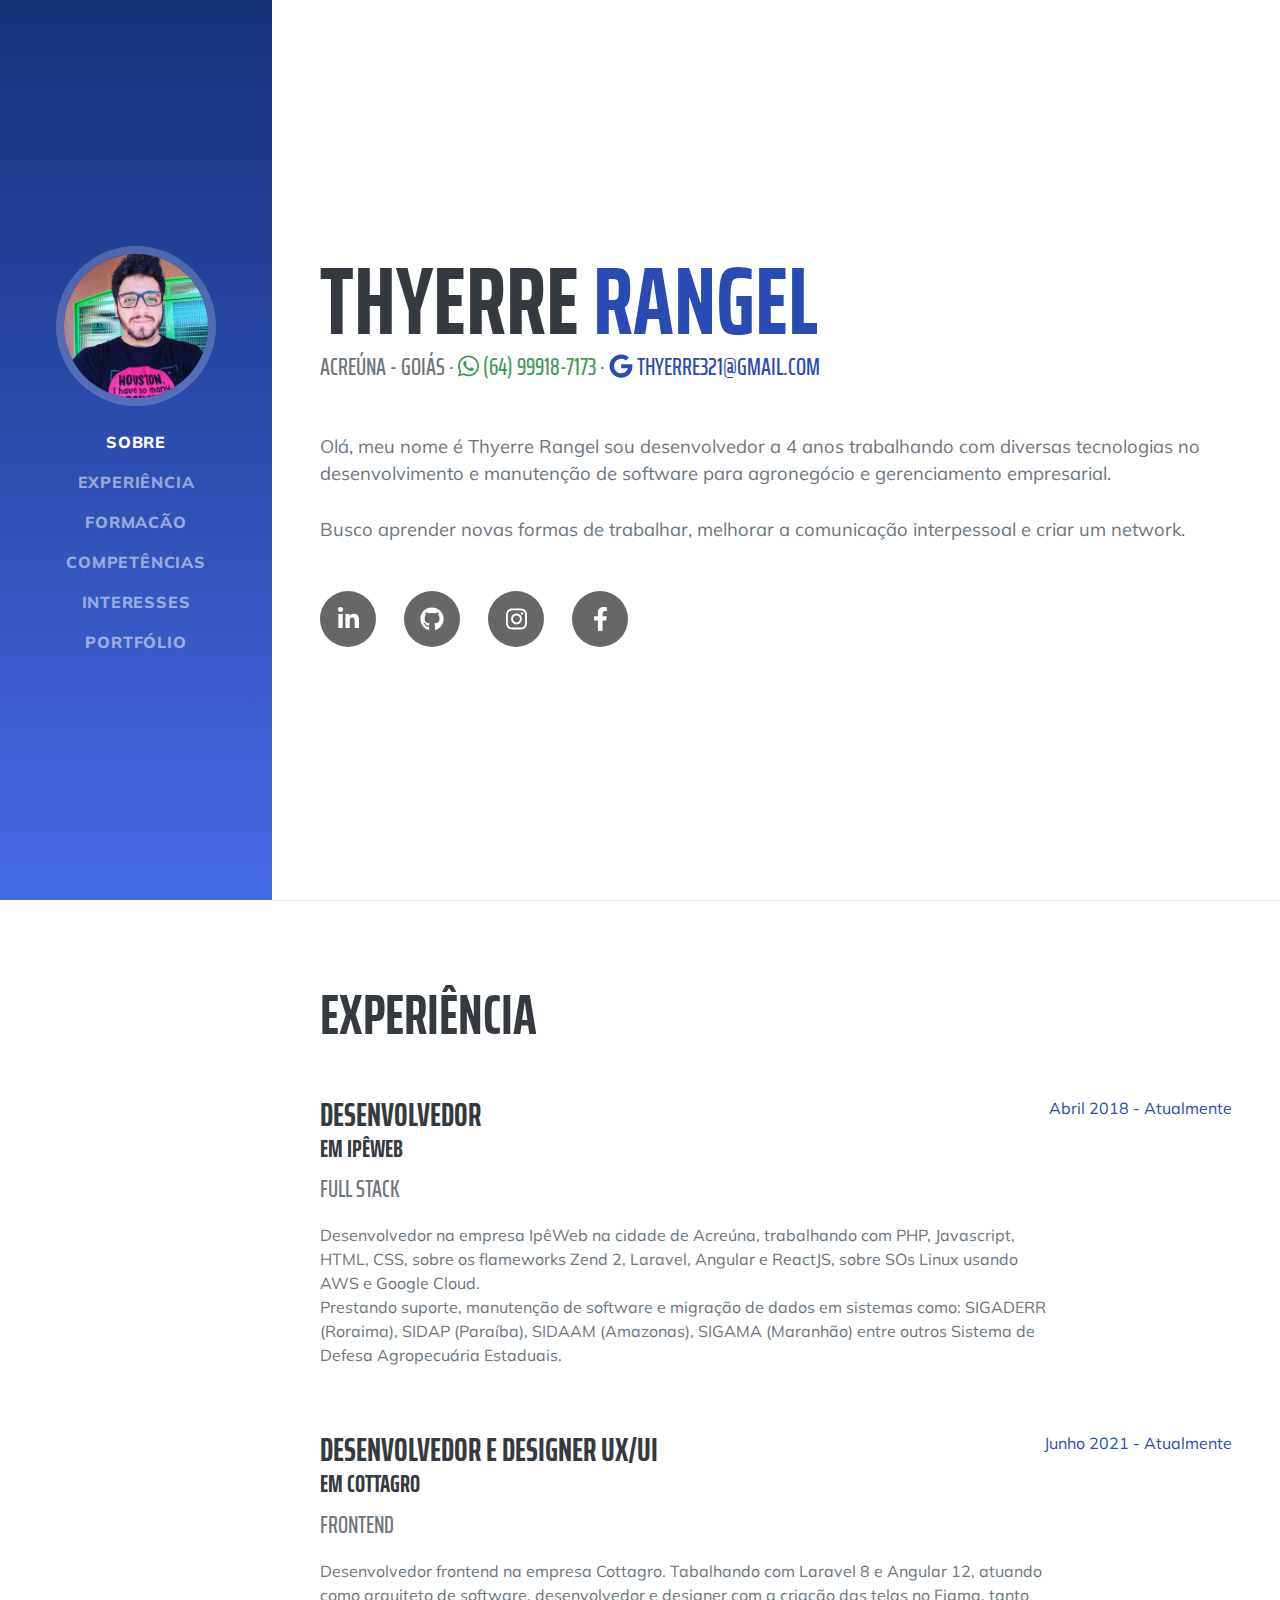
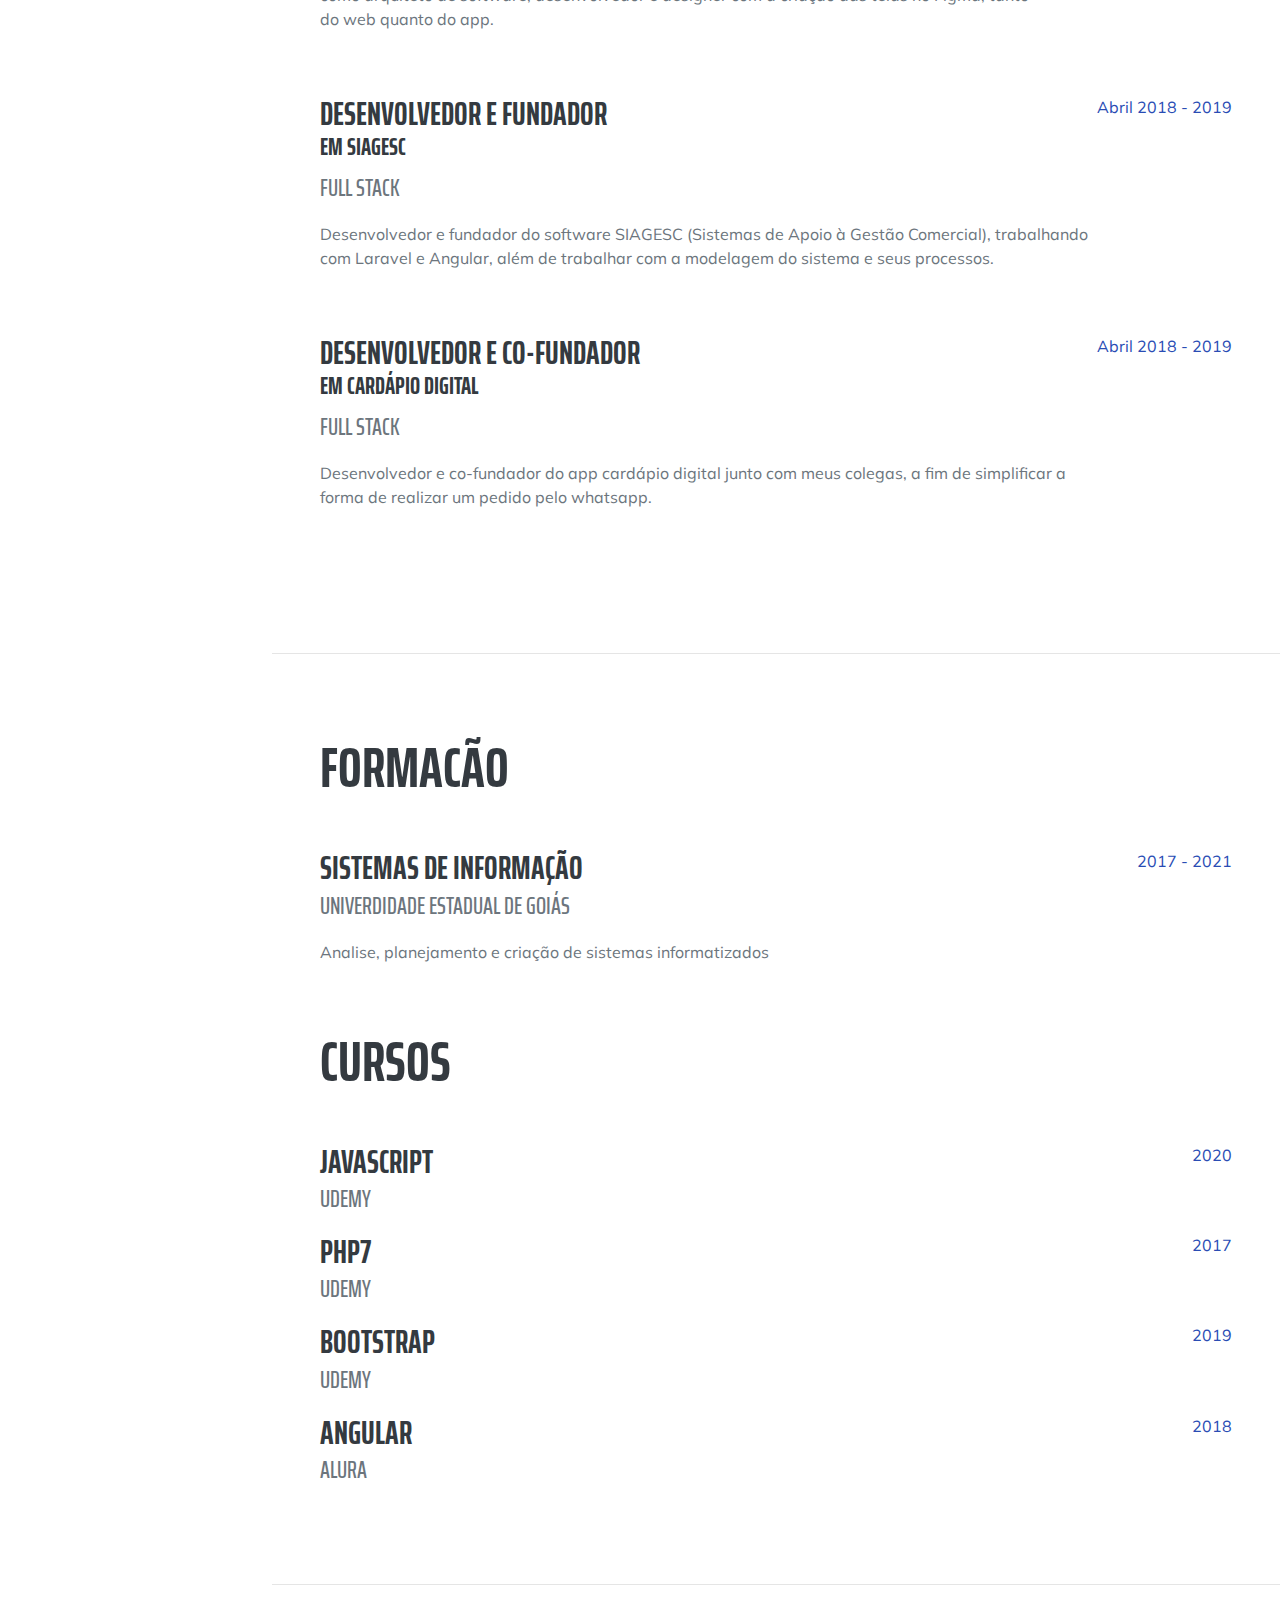
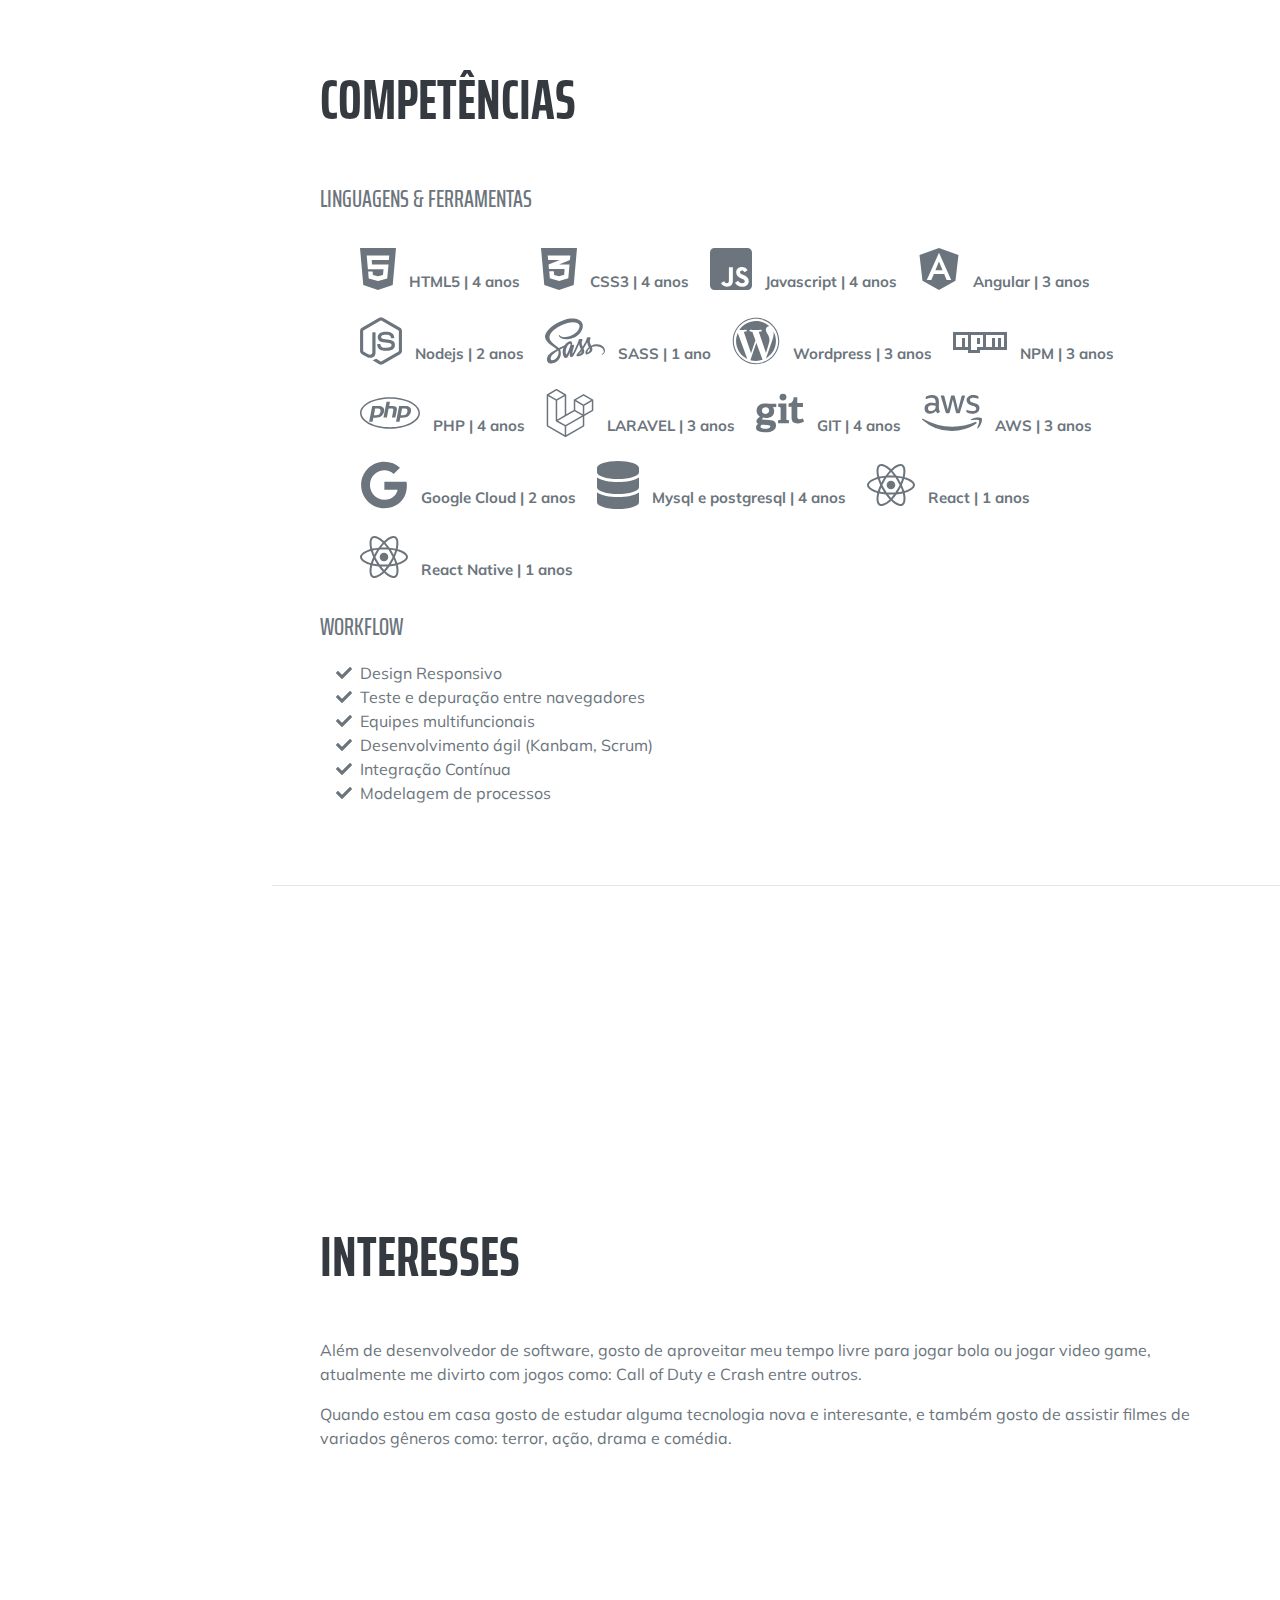
<file: index.html>
<!DOCTYPE html>
<html lang="en">

<head>
    <meta charset="utf-8" />
    <meta name="viewport" content="width=device-width, initial-scale=1, shrink-to-fit=no" />
    <meta name="description" content="" />
    <meta name="author" content="" />
    <title>Thyerre Rangel - portfólio</title>
    <link rel="icon" type="image/x-icon" href="assets/img/icon.png" />
    <!-- Font Awesome icons (free version)-->
    <script src="js/all.js"></script>
    <!-- Google fonts-->
    <link href="https://fonts.googleapis.com/css?family=Saira+Extra+Condensed:500,700" rel="stylesheet" type="text/css" />
    <link href="https://fonts.googleapis.com/css?family=Muli:400,400i,800,800i" rel="stylesheet" type="text/css" />
    <!-- Core theme CSS (includes Bootstrap)-->
    <link href="css/styles.css" rel="stylesheet" />
</head>

<body id="page-top">
    <!-- Navigation-->
    <nav class="navbar navbar-expand-lg navbar-dark bg-primary fixed-top" id="sideNav">
        <a class="navbar-brand js-scroll-trigger" href="#page-top">
            <span class="d-block d-lg-none">Thyerre Rangel</span>
            <span class="d-none d-lg-block"><img class="img-fluid img-profile rounded-circle mx-auto mb-2" src="assets/img/profile.jpeg" alt="" /></span>
        </a>
        <button class="navbar-toggler" type="button" data-toggle="collapse" data-target="#navbarSupportedContent" aria-controls="navbarSupportedContent" aria-expanded="false" aria-label="Toggle navigation"><span class="navbar-toggler-icon"></span></button>
        <div class="collapse navbar-collapse" id="navbarSupportedContent">
            <ul class="navbar-nav">
                <li class="nav-item"><a class="nav-link js-scroll-trigger" href="#about">Sobre</a></li>
                <li class="nav-item"><a class="nav-link js-scroll-trigger" href="#experience">Experiência</a></li>
                <li class="nav-item"><a class="nav-link js-scroll-trigger" href="#education">Formacão</a></li>
                <li class="nav-item"><a class="nav-link js-scroll-trigger" href="#skills">Competências</a></li>
                <li class="nav-item"><a class="nav-link js-scroll-trigger" href="#interests">Interesses</a></li>
                <li class="nav-item"><a class="nav-link js-scroll-trigger" href="portfolio.html">Portfólio</a></li>
            </ul>
        </div>
    </nav>
    <!-- Page Content-->
    <div class="container-fluid p-0">
        <!-- About-->
        <section class="resume-section" id="about">
            <div class="resume-section-content">
                <h1 class="mb-0">
                    Thyerre
                    <span class="text-primary">Rangel</span>
                </h1>
                <div class="subheading mb-5">
                    Acreúna - Goiás ·
                    <a class="icon-whatsapp" target="_blank" href="https://api.whatsapp.com/send?phone=5564999187173&text=">
                        <i class="fab fa-whatsapp"></i> (64) 99918-7173 ·
                    </a>
                    <a href="mailto:thyerre321@gmail.com?&subject=&cc=&bcc=&body=%0" target="_blank"> <i class="fab fa-google"></i> thyerre321@gmail.com</a>
                </div>
                <p class="lead mb-5">Olá, meu nome é Thyerre Rangel sou desenvolvedor a 4 anos trabalhando com diversas tecnologias no desenvolvimento e manutenção de software para agronegócio e gerenciamento empresarial.<br/><br/>
                    Busco aprender novas formas de trabalhar, melhorar a comunicação interpessoal e criar um network.</p>
                <div class="social-icons">
                    <a class="social-icon" target="_blank" href="https://www.linkedin.com/in/thyerre-rangel-m-da-silva-3118a412b/"><i class="fab fa-linkedin-in"></i></a>
                    <a class="social-icon" target="_blank" href="https://github.com/thyerre"><i class="fab fa-github"></i></a>
                    <a class="social-icon" target="_blank" href="https://www.instagram.com/thyerre.rangel/"><i class="fab fa-instagram"></i></a>
                    <a class="social-icon" target="_blank" href="https://www.facebook.com/thyerre.rangel.5/"><i class="fab fa-facebook-f"></i></a>
                </div>
            </div>
        </section>
        <hr class="m-0" />
        <!-- Experience-->
        <section class="resume-section" id="experience">
            <div class="resume-section-content">
                <h2 class="mb-5">Experiência</h2>
                <div class="d-flex flex-column flex-md-row justify-content-between mb-5">
                    <div class="flex-grow-1">
                        <h3 class="mb-0">Desenvolvedor</h3>
                        <h4>em IPÊWEB</h4>
                        <div class="subheading mb-3">Full Stack</div>
                        <p>
                            Desenvolvedor na empresa IpêWeb na cidade de Acreúna, trabalhando com PHP, Javascript, HTML, CSS, sobre os flameworks Zend 2, Laravel, Angular e ReactJS, sobre SOs Linux usando AWS e Google Cloud.</br>
                            Prestando suporte, manutenção de software e migração de dados em sistemas como: SIGADERR (Roraima), SIDAP (Paraíba), SIDAAM (Amazonas), SIGAMA (Maranhão) entre outros Sistema de Defesa Agropecuária Estaduais.
                        </p>
                    </div>
                    <div class="flex-shrink-0"><span class="text-primary">Abril 2018 - Atualmente</span></div>
                </div>
                <div class="d-flex flex-column flex-md-row justify-content-between mb-5">
                    <div class="flex-grow-1">
                        <h3 class="mb-0">Desenvolvedor e Designer UX/UI</h3>
                        <h4>em COTTAGRO</h4>
                        <div class="subheading mb-3">Frontend</div>
                        <p>Desenvolvedor frontend na empresa Cottagro. Tabalhando com Laravel 8 e Angular 12, atuando como arquiteto de software, desenvolvedor e designer com a criação das telas no Figma, tanto do web quanto do app.</p>
                    </div>
                    <div class="flex-shrink-0"><span class="text-primary">Junho 2021 - Atualmente</span></div>
                </div>
                <div class="d-flex flex-column flex-md-row justify-content-between mb-5">
                    <div class="flex-grow-1">
                        <h3 class="mb-0">Desenvolvedor e Fundador </h3>
                        <h4>em SIAGESC</h4>
                        <div class="subheading mb-3">Full Stack</div>
                        <p>Desenvolvedor e fundador do software SIAGESC (Sistemas de Apoio à Gestão Comercial), trabalhando com Laravel e Angular, além de trabalhar com a modelagem do sistema e seus processos.</p>
                    </div>
                    <div class="flex-shrink-0"><span class="text-primary">Abril 2018 - 2019</span></div>
                </div>
                <div class="d-flex flex-column flex-md-row justify-content-between mb-5">
                    <div class="flex-grow-1">
                        <h3 class="mb-0">Desenvolvedor e Co-Fundador </h3>
                        <h4>em Cardápio Digital</h4>
                        <div class="subheading mb-3">Full Stack</div>
                        <p>Desenvolvedor e co-fundador do app cardápio digital junto com meus colegas, a fim de simplificar a forma de realizar um pedido pelo whatsapp.</p>
                    </div>
                    <div class="flex-shrink-0"><span class="text-primary">Abril 2018 - 2019</span></div>
                </div>
            </div>
        </section>
        <hr class="m-0" />
        <!-- Education-->
        <section class="resume-section" id="education">
            <div class="resume-section-content">
                <h2 class="mb-5">Formacão</h2>
                <div class="d-flex flex-column flex-md-row justify-content-between mb-5">
                    <div class="flex-grow-1">
                        <h3 class="mb-0">Sistemas de Informação</h3>
                        <div class="subheading mb-3">Univerdidade Estadual de Goiás</div>
                        <p>Analise, planejamento e criação de sistemas informatizados</p>
                    </div>
                    <div class="flex-shrink-0"><span class="text-primary">2017 - 2021</span></div>
                </div>
                <h2 class="mb-5">Cursos</h2>
                <div class="d-flex flex-column flex-md-row justify-content-between">
                    <div class="flex-grow-1">
                        <h3 class="mb-0">Javascript</h3>
                        <div class="subheading mb-3">Udemy</div>
                    </div>
                    <div class="flex-shrink-0"><span class="text-primary">2020</span></div>
                </div>
                <div class="d-flex flex-column flex-md-row justify-content-between">
                    <div class="flex-grow-1">
                        <h3 class="mb-0">PHP7</h3>
                        <div class="subheading mb-3">Udemy</div>
                    </div>
                    <div class="flex-shrink-0"><span class="text-primary">2017</span></div>
                </div>
                <div class="d-flex flex-column flex-md-row justify-content-between">
                    <div class="flex-grow-1">
                        <h3 class="mb-0">Bootstrap</h3>
                        <div class="subheading mb-3">Udemy</div>
                    </div>
                    <div class="flex-shrink-0"><span class="text-primary">2019</span></div>
                </div>
                <div class="d-flex flex-column flex-md-row justify-content-between">
                    <div class="flex-grow-1">
                        <h3 class="mb-0">Angular</h3>
                        <div class="subheading mb-3">Alura</div>
                    </div>
                    <div class="flex-shrink-0"><span class="text-primary">2018</span></div>
                </div>
            </div>
        </section>
        <hr class="m-0" />
        <!-- Skills-->
        <section class="resume-section" id="skills">
            <div class="resume-section-content">
                <h2 class="mb-5">Competências</h2>
                <div class="subheading mb-3">Linguagens & Ferramentas</div>
                <ul class="list dev-icons">
                    <li class="list-inline-item"><i class="fab fa-html5"></i>
                        <b class="tempo-experiencia">HTML5 | 4 anos</b>
                    </li>
                    <li class="list-inline-item"><i class="fab fa-css3-alt"></i>
                        <b class="tempo-experiencia">CSS3 | 4 anos</b>
                    </li>
                    <li class="list-inline-item"><i class="fab fa-js-square"></i>
                        <b class="tempo-experiencia">Javascript | 4 anos</b>
                    </li>
                    <li class="list-inline-item"><i class="fab fa-angular"></i>
                        <b class="tempo-experiencia">Angular | 3 anos</b>
                    </li>
                    <li class="list-inline-item"><i class="fab fa-node-js"></i>
                        <b class="tempo-experiencia">Nodejs | 2 anos</b>
                    </li>
                    <li class="list-inline-item"><i class="fab fa-sass"></i>
                        <b class="tempo-experiencia">SASS | 1 ano</b>
                    </li>
                    <li class="list-inline-item"><i class="fab fa-wordpress"></i>
                        <b class="tempo-experiencia">Wordpress | 3 anos</b>
                    </li>
                    <li class="list-inline-item"><i class="fab fa-npm"></i>
                        <b class="tempo-experiencia">NPM | 3 anos</b>
                    </li>
                    <li class="list-inline-item"><i class="fab fa-php"></i>
                        <b class="tempo-experiencia">PHP | 4 anos</b>
                    </li>
                    <li class="list-inline-item"><i class="fab fa-laravel"></i>
                        <b class="tempo-experiencia">LARAVEL | 3 anos</b>
                    </li>
                    <li class="list-inline-item"><i class="fab fa-git"></i>
                        <b class="tempo-experiencia">GIT | 4 anos</b>
                    </li>
                    <li class="list-inline-item"><i class="fab fa-aws"></i>
                        <b class="tempo-experiencia">AWS | 3 anos</b>
                    </li>
                    <li class="list-inline-item"><i class="fab fa-google"></i>
                        <b class="tempo-experiencia">Google Cloud | 2 anos</b>
                    </li>
                    <li class="list-inline-item"><i class="fas fa-database"></i>
                        <b class="tempo-experiencia">Mysql e postgresql | 4 anos</b>
                    </li>
                    <li class="list-inline-item"><i class="fab fa-react"></i>
                        <b class="tempo-experiencia">React | 1 anos</b>
                    </li>
                    <li class="list-inline-item"><i class="fab fa-react"></i>
                        <b class="tempo-experiencia">React Native | 1 anos</b>
                    </li>
                </ul>
                <div class="subheading mb-3">Workflow</div>
                <ul class="fa-ul mb-0">
                    <li>
                        <span class="fa-li"><i class="fas fa-check"></i></span> Design Responsivo
                    </li>
                    <li>
                        <span class="fa-li"><i class="fas fa-check"></i></span> Teste e depuração entre navegadores
                    </li>
                    <li>
                        <span class="fa-li"><i class="fas fa-check"></i></span> Equipes multifuncionais
                    </li>
                    <li>
                        <span class="fa-li"><i class="fas fa-check"></i></span> Desenvolvimento ágil (Kanbam, Scrum)
                    </li>
                    <li>
                        <span class="fa-li"><i class="fas fa-check"></i></span> Integração Contínua
                    </li>
                    <li>
                        <span class="fa-li"><i class="fas fa-check"></i></span> Modelagem de processos
                    </li>
                </ul>
            </div>
        </section>
        <hr class="m-0" />
        <!-- Interests-->
        <section class="resume-section" id="interests">
            <div class="resume-section-content">
                <h2 class="mb-5">Interesses</h2>
                <p>Além de desenvolvedor de software, gosto de aproveitar meu tempo livre para jogar bola ou jogar video game, atualmente me divirto com jogos como: Call of Duty e Crash entre outros.</p>
                <p class="mb-0">Quando estou em casa gosto de estudar alguma tecnologia nova e interesante, e também gosto de assistir filmes de variados gêneros como: terror, ação, drama e comédia.</p>
            </div>
        </section>
    </div>
    <!-- Bootstrap core JS-->
    <script src="js/jquery.min.js"></script>
    <script src="js/bootstrap.bundle.min.js"></script>
    <!-- Third party plugin JS-->
    <script src="js/jquery.easing.min.js"></script>
    <!-- Core theme JS-->
    <script src="js/scripts.js"></script>
</body>

</html>
</file>
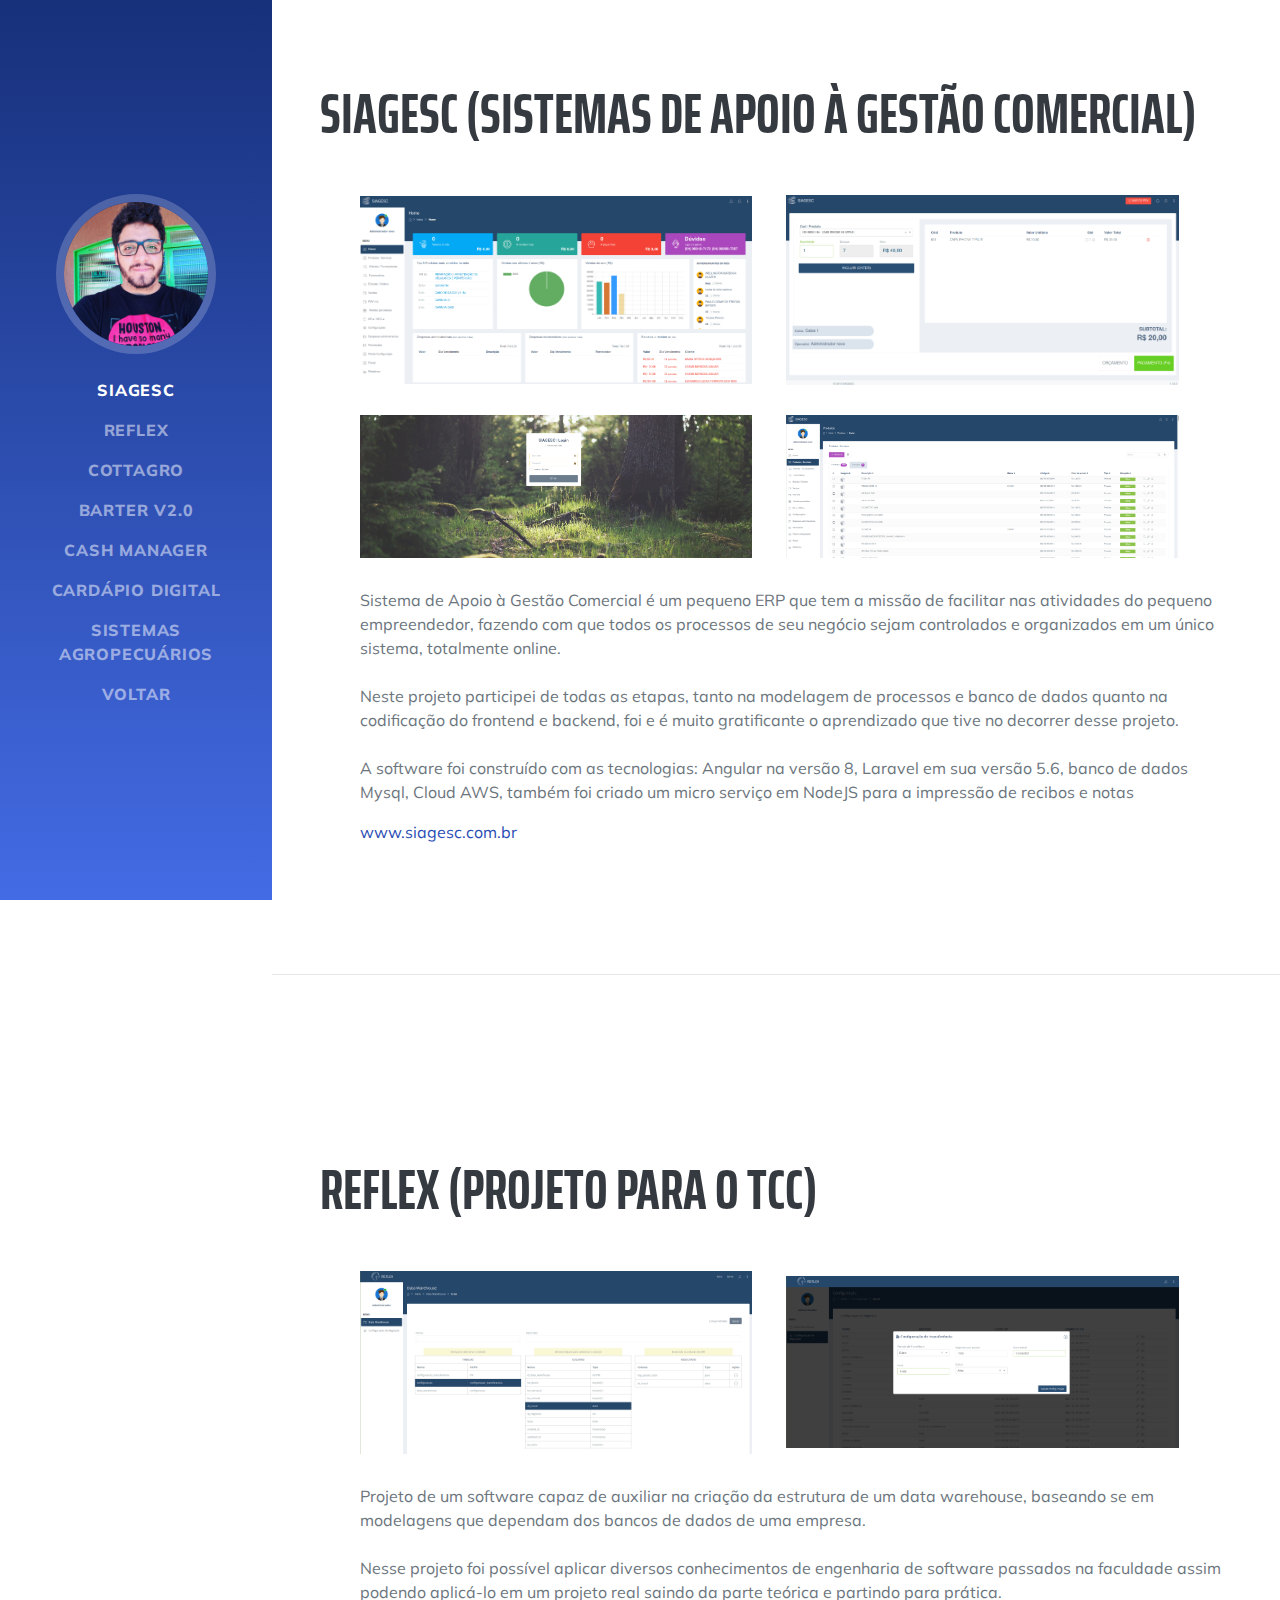
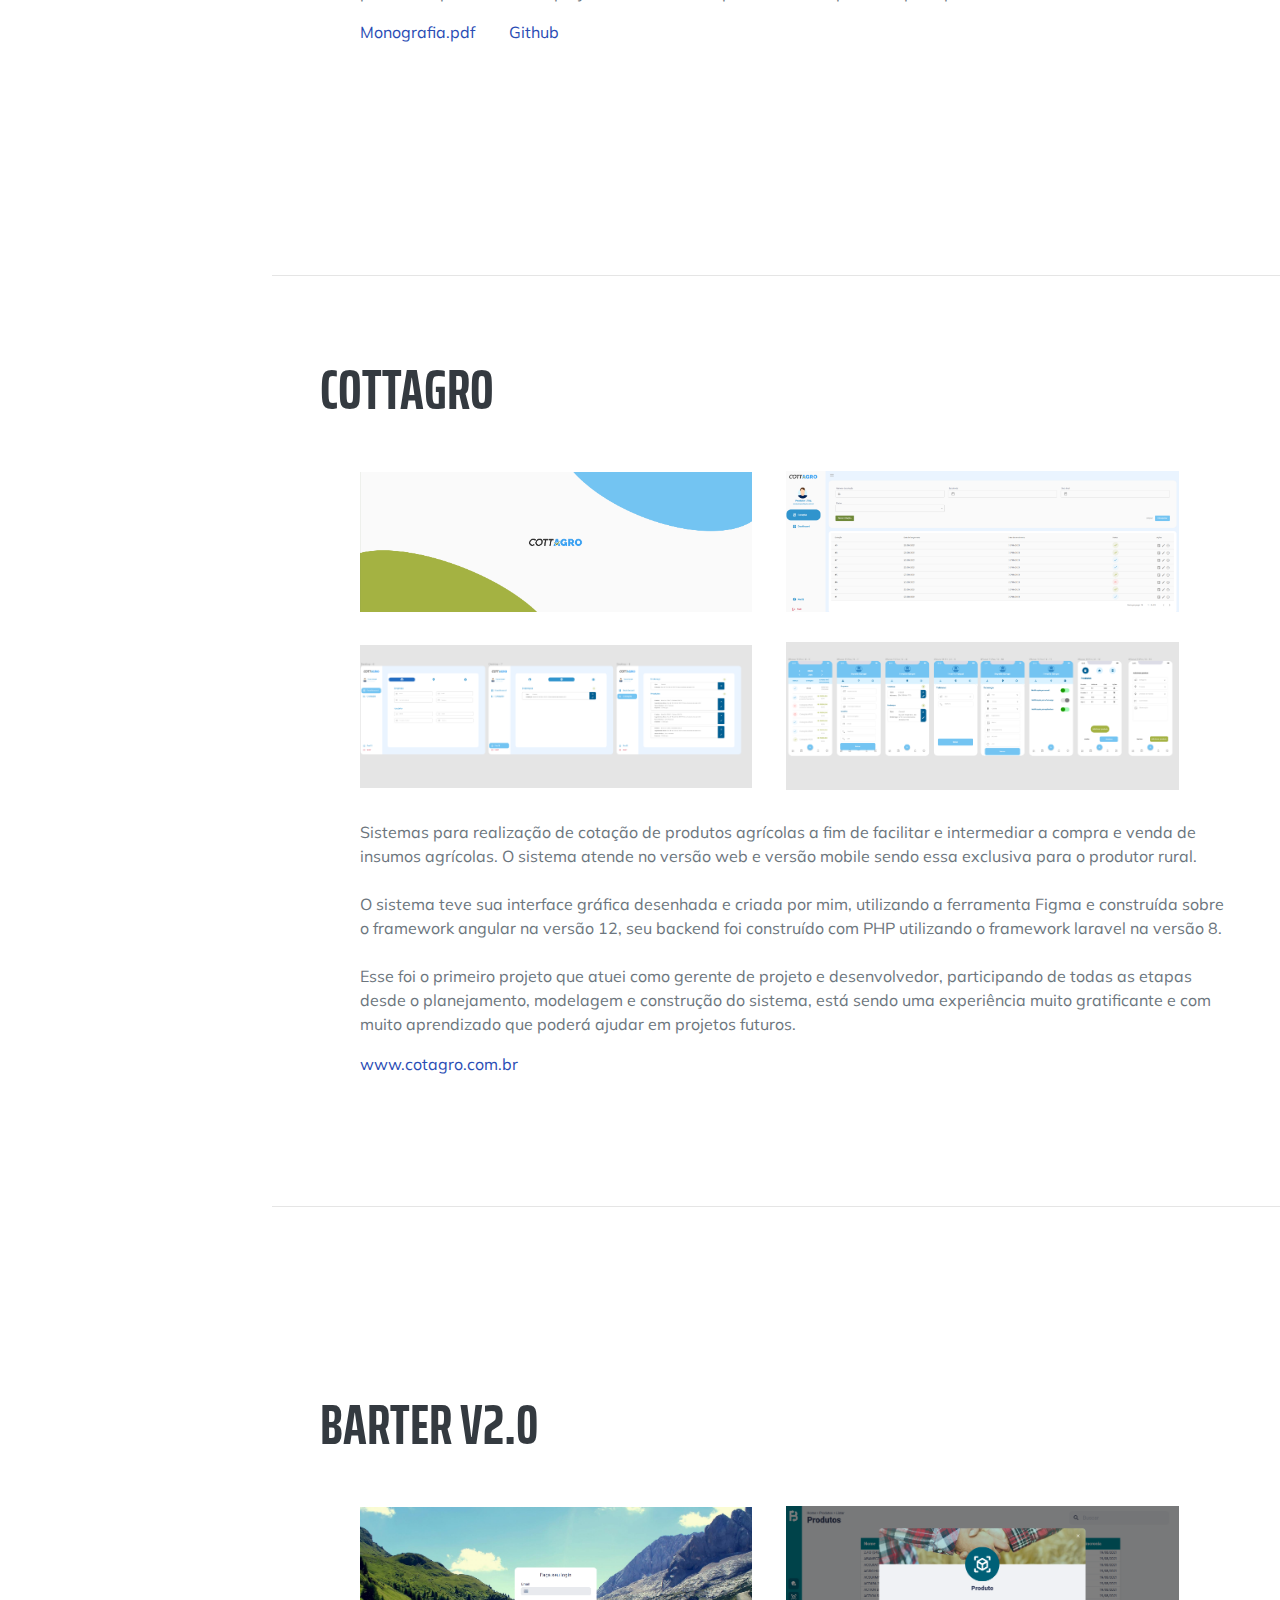
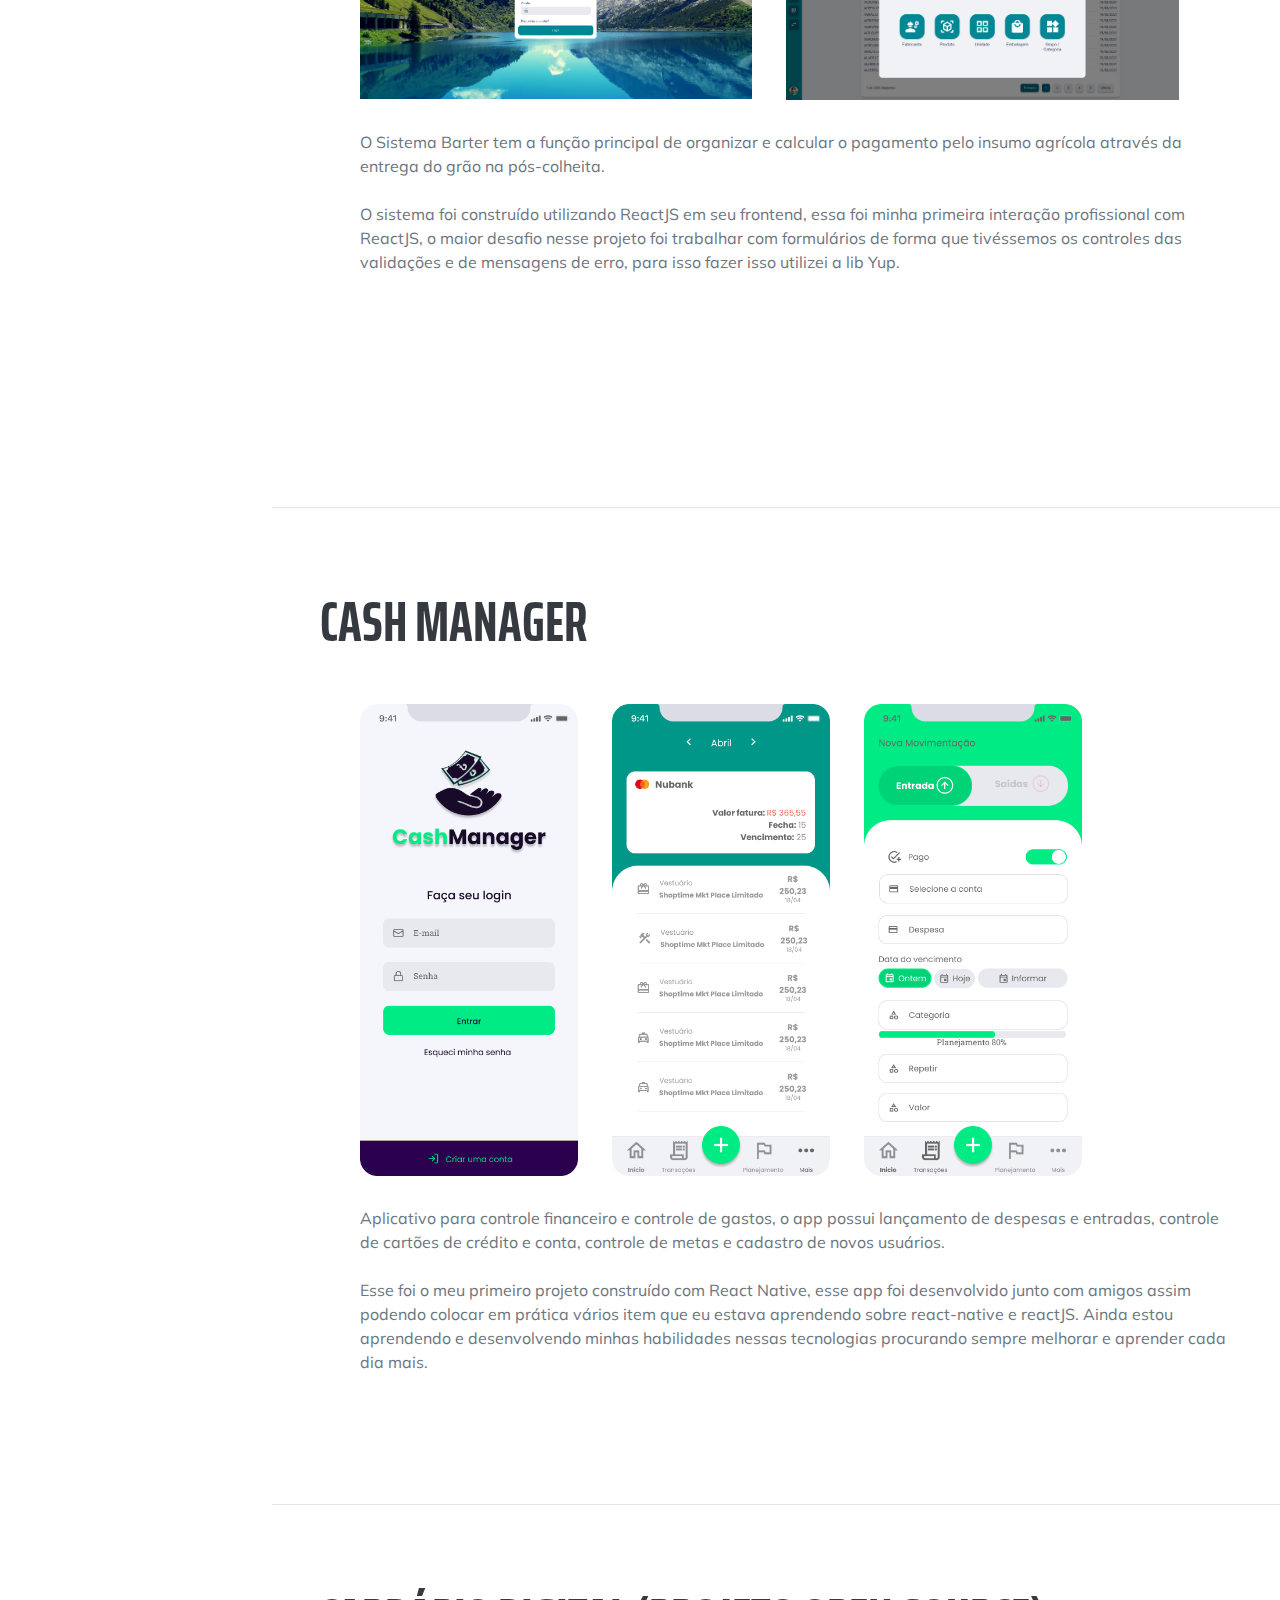
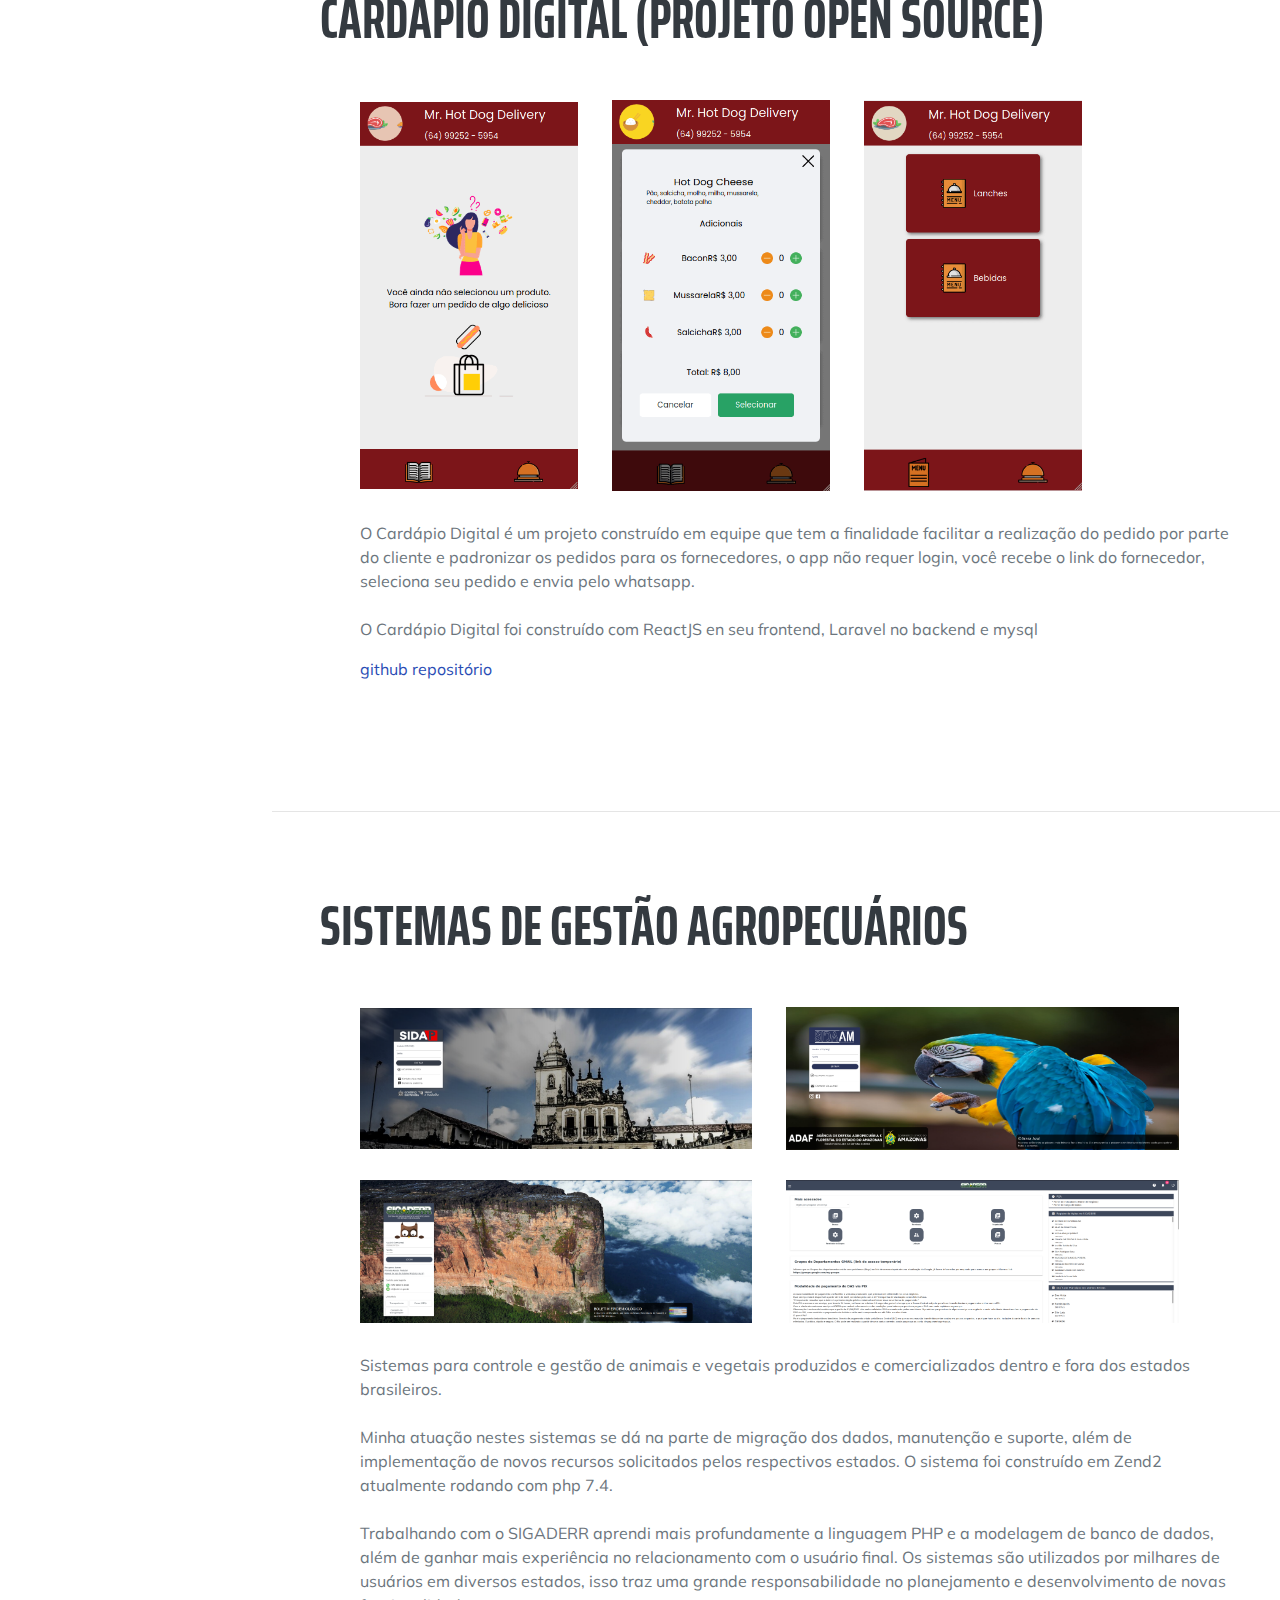
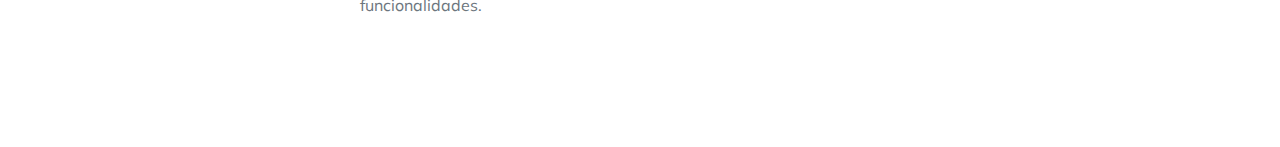
<file: portfolio.html>
<!DOCTYPE html>
<html lang="en">

<head>
    <meta charset="utf-8" />
    <meta name="viewport" content="width=device-width, initial-scale=1, shrink-to-fit=no" />
    <meta name="description" content="" />
    <meta name="author" content="" />
    <title>Thyerre Rangel</title>
    <link rel="icon" type="image/x-icon" href="assets/img/icon.png" />
    <!-- Font Awesome icons (free version)-->
    <script src="js/all.js"></script>
    <!-- Google fonts-->
    <link href="https://fonts.googleapis.com/css?family=Saira+Extra+Condensed:500,700" rel="stylesheet" type="text/css" />
    <link href="https://fonts.googleapis.com/css?family=Muli:400,400i,800,800i" rel="stylesheet" type="text/css" />
    <!-- Core theme CSS (includes Bootstrap)-->
    <link href="css/styles.css" rel="stylesheet" />
</head>

<body id="page-top">
    <!-- Navigation-->
    <nav class="navbar navbar-expand-lg navbar-dark bg-primary-protfolio fixed-top" id="sideNav">
        <a class="navbar-brand js-scroll-trigger" href="index.html">
            <span class="d-block d-lg-none">Thyerre Rangel</span>
            <span class="d-none d-lg-block"><img class="img-fluid img-profile rounded-circle mx-auto mb-2" src="assets/img/profile.jpeg" alt="" /></span>
        </a>
        <button class="navbar-toggler" type="button" data-toggle="collapse" data-target="#navbarSupportedContent" aria-controls="navbarSupportedContent" aria-expanded="false" aria-label="Toggle navigation"><span class="navbar-toggler-icon"></span></button>
        <div class="collapse navbar-collapse" id="navbarSupportedContent">
            <ul class="navbar-nav">
                <li class="nav-item"><a class="nav-link js-scroll-trigger" href="#siagesc">SIAGESC</a></li>
                <li class="nav-item"><a class="nav-link js-scroll-trigger" href="#reflex">REFLEX</a></li>
                <li class="nav-item"><a class="nav-link js-scroll-trigger" href="#cottagro">COTTAGRO</a></li>
                <li class="nav-item"><a class="nav-link js-scroll-trigger" href="#barter">BARTER v2.0</a></li>
                <li class="nav-item"><a class="nav-link js-scroll-trigger" href="#cashmanager">Cash Manager</a></li>
                <li class="nav-item"><a class="nav-link js-scroll-trigger" href="#cardapio">Cardápio Digital</a></li>
                <li class="nav-item"><a class="nav-link js-scroll-trigger" href="#agropecuaria">Sistemas Agropecuários</a></li>
                <li class="nav-item"><a class="nav-link js-scroll-trigger" href="index.html">Voltar</a></li>
            </ul>
        </div>
    </nav>
    <!-- Page Content-->
    <div class="container-fluid p-0">
        <section class="resume-section" id="siagesc">
            <div class="resume-section-content">
                <h2 class="mb-5">SIAGESC (Sistemas de Apoio à Gestão Comercial)</h2>
                <ul class="fa-ul mb-0">
                    <li class="li-port">
                        <a href="assets/img/siagesc_1.png" target="_blank">
                            <img src="assets/img/siagesc_1.png" alt="Dashboard SIAGESC" class="img-port">
                        </a>
                        <a href="assets/img/siagesc_2.png" target="_blank">
                            <img src="assets/img/siagesc_2.png" alt="Ponto de venda" class="img-port">
                        </a>
                        <a href="assets/img/siagesc_3.png" target="_blank">
                            <img src="assets/img/siagesc_3.png" alt="Tela de Login" class="img-port">
                        </a>
                        <a href="assets/img/siagesc_4.png" target="_blank">
                            <img src="assets/img/siagesc_4.png" alt="Listagem de produtos" class="img-port">
                        </a>

                        <p>Sistema de Apoio à Gestão Comercial é um pequeno ERP que tem a missão de facilitar nas atividades do pequeno empreendedor, fazendo com que todos os processos de seu negócio sejam controlados e organizados em um único sistema, totalmente
                            online.<br /><br /> Neste projeto participei de todas as etapas, tanto na modelagem de processos e banco de dados quanto na codificação do frontend e backend, foi e é muito gratificante o aprendizado que tive no decorrer desse projeto.
                            <br /><br /> A software foi construído com as tecnologias: Angular na versão 8, Laravel em sua versão 5.6, banco de dados Mysql, Cloud AWS, também foi criado um micro serviço em NodeJS para a impressão de recibos e notas</p>
                        <a href="http://www.siagesc.com.br" target="_blank" rel="noopener noreferrer">www.siagesc.com.br</a>
                    </li>
                </ul>
            </div>
        </section>
        <hr class="m-0" />
        <section class="resume-section" id="reflex">
            <div class="resume-section-content">
                <h2 class="mb-5"> REFLEX (Projeto para o TCC)</h2>
                <ul class="fa-ul mb-0">
                    <li class="li-port">
                        <a href="assets/img/reflex_1.png" target="_blank">
                            <img src="assets/img/reflex_1.png" alt="Tela de seleção de colunas (Modelagem)" class="img-port">
                        </a>
                        <a href="assets/img/reflex_2.png" target="_blank">
                            <img src="assets/img/reflex_2.png" alt="Tela de configuração de atualização dos dados" class="img-port">
                        </a>
                        <p>Projeto de um software capaz de auxiliar na criação da estrutura de um data warehouse, baseando se em modelagens que dependam dos bancos de dados de uma empresa.
                            <br /><br /> Nesse projeto foi possível aplicar diversos conhecimentos de engenharia de software passados na faculdade assim podendo aplicá-lo em um projeto real saindo da parte teórica e partindo para prática.
                        </p>
                        <a href="assets/pdf/monografia-assinado.pdf" target="_blank" rel="noopener noreferrer">Monografia.pdf</a>
                        <a href="https://github.com/thyerre/reflex" target="_blank" rel="noopener noreferrer" style="margin-left: 30px;">Github</a>
                    </li>
                </ul>
            </div>
        </section>
        <hr class="m-0" />
        <section class="resume-section" id="cottagro">
            <div class="resume-section-content">
                <h2 class="mb-5">COTTAGRO</h2>
                <ul class="fa-ul mb-0">
                    <li class="li-port">
                        <a href="assets/img/cottagro_1.png" target="_blank">
                            <img src="assets/img/cottagro_1.png" alt="Spash page do sistema" class="img-port">
                        </a>
                        <a href="assets/img/cottagro_2.png" target="_blank">
                            <img src="assets/img/cottagro_2.png" alt="Tela de listagem de cotação" class="img-port">
                        </a>
                        <a href="assets/img/cottagro_3.png" target="_blank">
                            <img src="assets/img/cottagro_3.png" alt="Modelagem das telas do sistema" class="img-port">
                        </a>
                        <a href="assets/img/cottagro_4.png" target="_blank">
                            <img src="assets/img/cottagro_4.png" alt="Modelagem das telas do App Mobile" class="img-port">
                        </a>

                        <p>Sistemas para realização de cotação de produtos agrícolas a fim de facilitar e intermediar a compra e venda de insumos agrícolas. O sistema atende no versão web e versão mobile sendo essa exclusiva para o produtor rural.
                            <br /><br /> O sistema teve sua interface gráfica desenhada e criada por mim, utilizando a ferramenta Figma e construída sobre o framework angular na versão 12, seu backend foi construído com PHP utilizando o framework laravel
                            na versão 8.

                            <br /><br /> Esse foi o primeiro projeto que atuei como gerente de projeto e desenvolvedor, participando de todas as etapas desde o planejamento, modelagem e construção do sistema, está sendo uma experiência muito gratificante
                            e com muito aprendizado que poderá ajudar em projetos futuros.</p>
                        <a href="http://www.cotagro.com.br" target="_blank" rel="noopener noreferrer">www.cotagro.com.br</a>
                    </li>
                </ul>
            </div>
        </section>
        <hr class="m-0" />
        <section class="resume-section" id="barter">
            <div class="resume-section-content">
                <h2 class="mb-5">BARTER v2.0</h2>
                <ul class="fa-ul mb-0">
                    <li class="li-port">
                        <a href="assets/img/barter_1.png" target="_blank">
                            <img src="assets/img/barter_1.png" alt="Tela de login do Barter" class="img-port">
                        </a>
                        <a href="assets/img/barter_2.png" target="_blank">
                            <img src="assets/img/barter_2.png" alt="menu barter" class="img-port">
                        </a>

                        <p>O Sistema Barter tem a função principal de organizar e calcular o pagamento pelo insumo agrícola através da entrega do grão na pós-colheita.
                            <br /><br /> O sistema foi construído utilizando ReactJS em seu frontend, essa foi minha primeira interação profissional com ReactJS, o maior desafio nesse projeto foi trabalhar com formulários de forma que tivéssemos os controles das validações e de mensagens de erro, para isso fazer isso utilizei a lib Yup.
                            <!-- <a href="http://www.siagesc.com.br" target="_blank" rel="noopener noreferrer">www.siagesc.com.br</a> -->
                    </li>
                </ul>
            </div>
        </section>
        <hr class="m-0" />
        <section class="resume-section" id="cashmanager">
            <div class="resume-section-content">
                <h2 class="mb-5"> Cash Manager</h2>
                <ul class="fa-ul mb-0">
                    <li class="li-port">
                        <a href="assets/img/cashmaneger_1.png" target="_blank">
                            <img src="assets/img/cashmaneger_1.png" alt="Tela de login" class="img-port-mb">
                        </a>
                        <a href="assets/img/cashmaneger_2.png" target="_blank">
                            <img src="assets/img/cashmaneger_2.png" alt="tela de detalhar de cartão" class="img-port-mb">
                        </a>
                        <a href="assets/img/cashmaneger_3.png" target="_blank">
                            <img src="assets/img/cashmaneger_3.png" alt="tela de entrada" class="img-port-mb">
                        </a>

                        <p>Aplicativo para controle financeiro e controle de gastos, o app possui lançamento de despesas e entradas, controle de cartões de crédito e conta, controle de metas e cadastro de novos usuários.
                            <br /><br /> Esse foi o meu primeiro projeto construído com React Native, esse app foi desenvolvido junto com amigos assim podendo colocar em prática vários item que eu estava aprendendo sobre react-native e reactJS. Ainda
                            estou aprendendo e desenvolvendo minhas habilidades nessas tecnologias procurando sempre melhorar e aprender cada dia mais.

                        </p>
                        <!-- <a href="assets/pdf/monografia-assinado.pdf" target="_blank" rel="noopener noreferrer">Monografia.pdf</a> -->
                    </li>
                </ul>
            </div>
        </section>
        <hr class="m-0" />
        <section class="resume-section" id="cardapio">
            <div class="resume-section-content">
                <h2 class="mb-5">Cardápio Digital (projeto open source)</h2>
                <ul class="fa-ul mb-0">
                    <li class="li-port">
                        <a href="assets/img/cardapio_1.png" target="_blank">
                            <img src="assets/img/cardapio_1.png" alt="tela de pedidos vazia" class="img-port-mb">
                        </a>
                        <a href="assets/img/cardapio_2.png" target="_blank">
                            <img src="assets/img/cardapio_2.png" alt="tela de adicionais" class="img-port-mb">
                        </a>
                        <a href="assets/img/cardapio_3.png" target="_blank">
                            <img src="assets/img/cardapio_3.png" alt="tela de menu" class="img-port-mb">
                        </a>
                        <p>O Cardápio Digital é um projeto construído em equipe que tem a finalidade facilitar a realização do pedido por parte do cliente e padronizar os pedidos para os fornecedores, o app não requer login, você recebe o link do fornecedor,
                            seleciona seu pedido e envia pelo whatsapp.
                            <br />
                            <br /> O Cardápio Digital foi construído com ReactJS en seu frontend, Laravel no backend e mysql
                        </p>
                        <a href="https://github.com/Lopes393/cardapio-digital" target="_blank" rel="noopener noreferrer">github repositório</a>
                    </li>
                </ul>
            </div>
        </section>
        <hr class="m-0" />
        <section class="resume-section" id="agropecuaria">
            <div class="resume-section-content">
                <h2 class="mb-5">Sistemas de Gestão Agropecuários</h2>
                <ul class="fa-ul mb-0">
                    <li class="li-port">
                        <a href="assets/img/sidap_1.png" target="_blank">
                            <img src="assets/img/sidap_1.png" alt="Tela de login do SIDAP" class="img-port">
                        </a>
                        <a href="assets/img/sidaam_1.png" target="_blank">
                            <img src="assets/img/sidaam_1.png" alt="Tela de login do SIDAAM" class="img-port">
                        </a>
                        <a href="assets/img/sigaderr_1.png" target="_blank">
                            <img src="assets/img/sigaderr_1.png" alt="Tela de login do SIGADERR" class="img-port">
                        </a>
                        <a href="assets/img/sigaderr_2.png" target="_blank">
                            <img src="assets/img/sigaderr_2.png" alt="Dashboard do SIGADERR" class="img-port">
                        </a>

                        <p>Sistemas para controle e gestão de animais e vegetais produzidos e comercializados dentro e fora dos estados brasileiros.
                            <br /><br /> Minha atuação nestes sistemas se dá na parte de migração dos dados, manutenção e suporte, além de implementação de novos recursos solicitados pelos respectivos estados. O sistema foi construído em Zend2 atualmente
                            rodando com php 7.4.
                            <br /><br /> Trabalhando com o SIGADERR aprendi mais profundamente a linguagem PHP e a modelagem de banco de dados, além de ganhar mais experiência no relacionamento com o usuário final. Os sistemas são utilizados por milhares
                            de usuários em diversos estados, isso traz uma grande responsabilidade no planejamento e desenvolvimento de novas funcionalidades.
                        </p>
                        <!-- <a href="http://www.siagesc.com.br" target="_blank" rel="noopener noreferrer">www.siagesc.com.br</a> -->
                    </li>
                </ul>
            </div>
        </section>
    </div>
    <!-- Bootstrap core JS-->
    <script src="js/jquery.min.js"></script>
    <script src="js/bootstrap.bundle.min.js"></script>
    <!-- Third party plugin JS-->
    <script src="js/jquery.easing.min.js"></script>
    <!-- Core theme JS-->
    <script src="js/scripts.js"></script>
</body>

</html>
</file>
